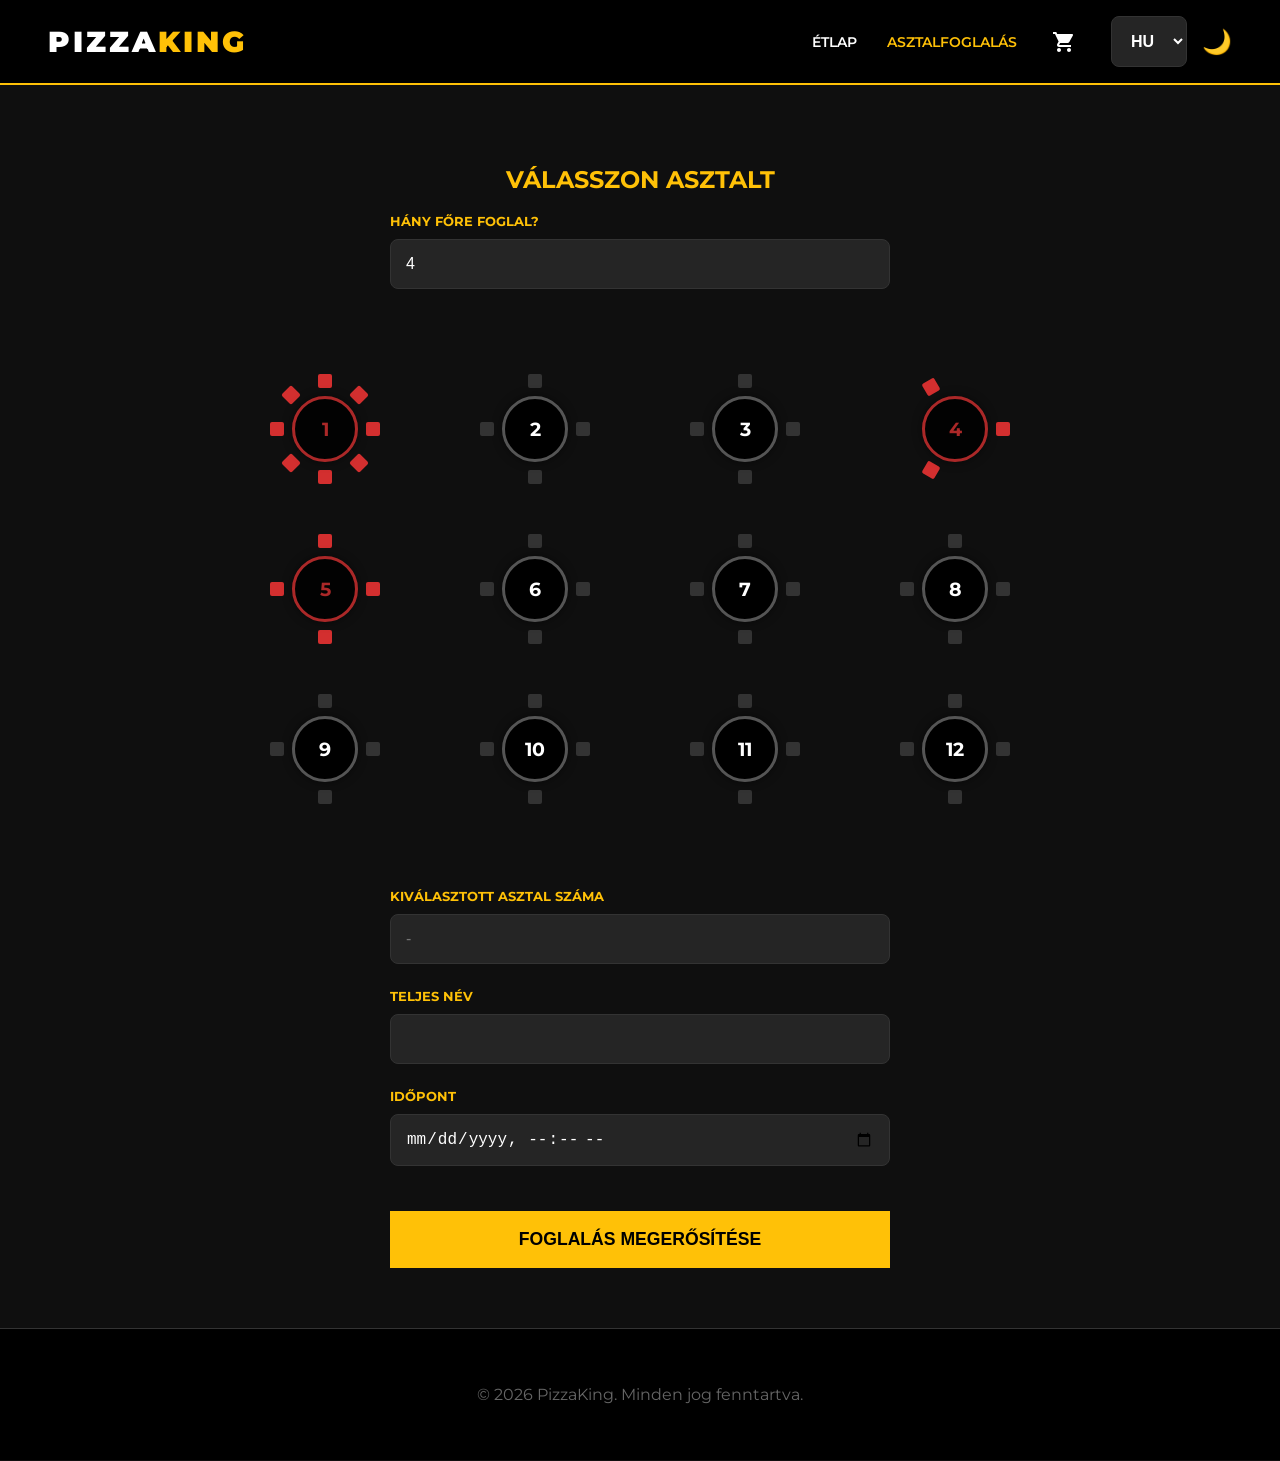
<file: html/foglalas.html>
<!DOCTYPE html>
<html lang="hu">

<head>
    <meta charset="UTF-8">
    <meta name="viewport" content="width=device-width, initial-scale=1.0">
    <title>Foglalás - PizzaKing</title>
    <link rel="stylesheet" href="../css/style.css">
    <link href="https://fonts.googleapis.com/css2?family=Montserrat:wght@400;600;900&display=swap" rel="stylesheet">
</head>

<body>

    <header>
        <div class="logo">PIZZA<span>KING</span></div>

        <button class="hamburger-menu" id="hamburgerGomb">
            <span></span>
            <span></span>
            <span></span>
        </button>

        <nav id="navMenu">
            <ul>
                <li><a href="index.html" data-lang="fooldal">Étlap</a></li>
                <li><a href="foglalas.html" data-lang="foglalas" style="color:var(--akcentus-szin)">Asztalfoglalás</a>
                </li>
                <li>
                    <button class="ikon-gomb" onclick="window.location.href='index.html'">
                        <svg class="kosar-ikon-svg" viewBox="0 0 24 24">
                            <path
                                d="M7 18c-1.1 0-1.99.9-1.99 2S5.9 22 7 22s2-.9 2-2-.9-2-2-2zM1 2v2h2l3.6 7.59-1.35 2.45c-.16.28-.25.61-.25.96 0 1.1.9 2 2 2h12v-2H7.42c-.14 0-.25-.11-.25-.25l.03-.12.9-1.63h7.45c.75 0 1.41-.41 1.75-1.03l3.58-6.49c.08-.14.12-.31.12-.48 0-.55-.45-1-1-1H5.21l-.94-2H1zm16 16c-1.1 0-1.99.9-1.99 2s.89 2 1.99 2 2-.9 2-2-.9-2-2-2z" />
                        </svg>
                    </button>
                </li>
            </ul>
            <div class="beallitasok mobile-beallitasok">
                <select id="nyelvValaszto">
                    <option value="hu">HU</option>
                    <option value="en">EN</option>
                    <option value="de">DE</option>
                </select>
                <button id="temaGomb" class="tema-gomb">🌙</button>
            </div>
        </nav>
    </header>

    <main class="kontener">
        <h2 style="text-align: center; color: var(--akcentus-szin); text-transform: uppercase;" data-lang="asztal_cim">
            Válasszon asztalt</h2>

        <div class="urlap-kontener" style="margin-bottom: 30px;">
            <div class="form-csoport">
                <label data-lang="vendegek_szama">Hány főre foglal?</label>
                <input type="number" id="vendegekSzamaInput" min="1" max="12" value="4" placeholder="Pl. 4">
            </div>
        </div>

        <div class="asztal-valaszto" id="asztalKontener">
            <div class="asztal-wrapper" id="wrap-1">
                <div class="asztal" data-id="1">1</div>
            </div>
            <div class="asztal-wrapper" id="wrap-2">
                <div class="asztal" data-id="2">2</div>
            </div>
            <div class="asztal-wrapper" id="wrap-3">
                <div class="asztal" data-id="3">3</div>
            </div>
            <div class="asztal-wrapper" id="wrap-4">
                <div class="asztal" data-id="4">4</div>
            </div>
            <div class="asztal-wrapper" id="wrap-5">
                <div class="asztal" data-id="5">5</div>
            </div>
            <div class="asztal-wrapper" id="wrap-6">
                <div class="asztal" data-id="6">6</div>
            </div>
            <div class="asztal-wrapper" id="wrap-7">
                <div class="asztal" data-id="7">7</div>
            </div>
            <div class="asztal-wrapper" id="wrap-8">
                <div class="asztal" data-id="8">8</div>
            </div>
            <div class="asztal-wrapper" id="wrap-9">
                <div class="asztal" data-id="9">9</div>
            </div>
            <div class="asztal-wrapper" id="wrap-10">
                <div class="asztal" data-id="10">10</div>
            </div>
            <div class="asztal-wrapper" id="wrap-11">
                <div class="asztal" data-id="11">11</div>
            </div>
            <div class="asztal-wrapper" id="wrap-12">
                <div class="asztal" data-id="12">12</div>
            </div>
        </div>

        <div class="urlap-kontener">
            <div class="form-csoport">
                <label data-lang="kivalasztott_asztal">Kiválasztott asztal száma</label>
                <input type="text" id="kivalasztottAsztalInput" readonly placeholder="-">
            </div>
            <div class="form-csoport">
                <label data-lang="nev">Teljes név</label>
                <input type="text" id="nevBemenet" required>
            </div>
            <div class="form-csoport">
                <label data-lang="datum">Időpont</label>
                <input type="datetime-local" required>
            </div>
            <button class="btn-primary" id="foglalasGomb" data-lang="foglalas_veglegesit">Foglalás megerősítése</button>
        </div>
    </main>

    <footer>
        <p>&copy; 2026 PizzaKing. Minden jog fenntartva.</p>
    </footer>

    <script src="../js/script.js"></script>
</body>

</html>
</file>
<file: css/style.css>
:root {
    --hatter-szin: #0f0f0f;
    --nav-hatter: #000000;
    --kartya-hatter: #1a1a1a;
    --szoveg-szin: #ffffff;
    --akcentus-szin: #ffc107;
    --akcentus-szoveg: #000000;
    --szegely-szin: #333333;
    --bemenet-hatter: #252525;
    --piros-szin: #ff4444;
    --foglalt-szin: #d32f2f;
}

.vilagos-tema {
    --hatter-szin: #f0f0f0;
    --nav-hatter: #ffffff;
    --kartya-hatter: #ffffff;
    --szoveg-szin: #1a1a1a;
    --akcentus-szin: #ffc107;
    --akcentus-szoveg: #000000;
    --szegely-szin: #dddddd;
    --bemenet-hatter: #e0e0e0;
    --piros-szin: #ff4444;
    --foglalt-szin: #ef5350;
}

body {
    margin: 0;
    padding: 0;
    font-family: 'Montserrat', sans-serif;
    background-color: var(--hatter-szin);
    color: var(--szoveg-szin);
    transition: background-color 0.3s, color 0.3s;
}

header {
    background-color: var(--nav-hatter);
    padding: 1rem 3rem;
    display: flex;
    justify-content: space-between;
    align-items: center;
    border-bottom: 2px solid var(--akcentus-szin);
    position: sticky;
    top: 0;
    z-index: 100;
}

.logo {
    font-size: 1.8rem;
    font-weight: 900;
    color: var(--szoveg-szin);
    text-transform: uppercase;
    letter-spacing: 3px;
}

.logo span {
    color: var(--akcentus-szin);
}

nav {
    display: flex;
    align-items: center;
    gap: 30px;
}

nav ul {
    list-style: none;
    display: flex;
    gap: 30px;
    margin: 0;
    padding: 0;
    align-items: center;
}

nav a {
    text-decoration: none;
    color: var(--szoveg-szin);
    font-weight: 600;
    text-transform: uppercase;
    font-size: 0.9rem;
    transition: color 0.2s;
}

nav a:hover {
    color: var(--akcentus-szin);
}

.hamburger-menu {
    display: none;
    flex-direction: column;
    justify-content: space-between;
    width: 30px;
    height: 21px;
    background: none;
    border: none;
    cursor: pointer;
    padding: 0;
    z-index: 101;
}

.hamburger-menu span {
    width: 100%;
    height: 3px;
    background-color: var(--szoveg-szin);
    transition: all 0.3s ease;
}

.hamburger-menu.aktiv span:nth-child(1) {
    transform: rotate(45deg) translate(5px, 5px);
}

.hamburger-menu.aktiv span:nth-child(2) {
    opacity: 0;
}

.hamburger-menu.aktiv span:nth-child(3) {
    transform: rotate(-45deg) translate(7px, -7px);
}

.kosar-ikon-svg {
    width: 24px;
    height: 24px;
    fill: var(--szoveg-szin);
    transition: fill 0.2s;
}

.ikon-gomb:hover .kosar-ikon-svg {
    fill: var(--akcentus-szin);
}

.ikon-gomb {
    background: none;
    border: none;
    cursor: pointer;
    position: relative;
    padding: 5px;
    display: flex;
    align-items: center;
}

.kosar-szamlalo {
    position: absolute;
    top: -5px;
    right: -8px;
    background-color: var(--akcentus-szin);
    color: var(--akcentus-szoveg);
    border-radius: 50%;
    width: 18px;
    height: 18px;
    font-size: 0.7rem;
    display: flex;
    justify-content: center;
    align-items: center;
    font-weight: bold;
}

.beallitasok {
    display: flex;
    gap: 15px;
    align-items: center;
}

select {
    padding: 8px 12px;
    border-radius: 5px;
    border: 1px solid var(--szegely-szin);
    background-color: var(--bemenet-hatter);
    color: var(--szoveg-szin);
    cursor: pointer;
    font-weight: bold;
}

.tema-gomb {
    background: none;
    border: none;
    cursor: pointer;
    font-size: 1.5rem;
    padding: 0;
    line-height: 1;
    transition: transform 0.3s;
}

.tema-gomb:hover {
    transform: scale(1.1);
}

.hero {
    height: 60vh;
    display: flex;
    flex-direction: column;
    justify-content: center;
    align-items: center;
    text-align: center;
    background: linear-gradient(rgba(0, 0, 0, 0.6), rgba(0, 0, 0, 0.6)), url('https://images.unsplash.com/photo-1565299624946-b28f40a0ae38?auto=format&fit=crop&w=1920&q=80');
    background-size: cover;
    background-position: center;
}

.hero h1 {
    font-size: 4rem;
    margin: 0;
    color: var(--akcentus-szin);
    text-transform: uppercase;
    letter-spacing: 5px;
    text-shadow: 2px 2px 10px rgba(0, 0, 0, 0.8);
    padding: 0 10px;
}

.hero p {
    font-size: 1.2rem;
    margin-top: 10px;
    color: #fff;
    max-width: 600px;
    padding: 0 10px;
}

.kontener {
    max-width: 1400px;
    margin: 0 auto;
    padding: 60px 20px;
}

.grid {
    display: grid;
    grid-template-columns: repeat(auto-fit, minmax(300px, 1fr));
    gap: 40px;
}

.kartya {
    background-color: var(--kartya-hatter);
    border-radius: 15px;
    overflow: hidden;
    border: 1px solid var(--szegely-szin);
    transition: transform 0.3s, box-shadow 0.3s;
}

.kartya:hover {
    transform: translateY(-5px);
    box-shadow: 0 10px 20px rgba(255, 193, 7, 0.1);
    border-color: var(--akcentus-szin);
}

.kartya img {
    width: 100%;
    height: 220px;
    object-fit: cover;
}

.kartya-tartalom {
    padding: 25px;
}

.kartya h3 {
    color: var(--akcentus-szin);
    margin: 0 0 10px 0;
    font-size: 1.3rem;
}

.ar-sor {
    display: flex;
    justify-content: space-between;
    align-items: center;
    margin-top: 20px;
}

.ar {
    font-size: 1.4rem;
    font-weight: bold;
}

.eredeti-ar {
    text-decoration: line-through;
    color: #888;
    font-size: 1rem;
    margin-right: 10px;
}

.akcios-ar {
    color: var(--piros-szin);
    font-size: 1.4rem;
    font-weight: bold;
}

.btn-kosar {
    background-color: var(--akcentus-szin);
    color: var(--akcentus-szoveg);
    border: none;
    padding: 10px 25px;
    font-weight: 800;
    text-transform: uppercase;
    border-radius: 5px;
    cursor: pointer;
}

.btn-kosar:hover {
    background-color: #ffca28;
    transform: scale(1.05);
}

.kosar-oldalsav {
    position: fixed;
    top: 0;
    right: -400px;
    width: 350px;
    height: 100%;
    background-color: var(--kartya-hatter);
    box-shadow: -5px 0 15px rgba(0, 0, 0, 0.5);
    z-index: 200;
    transition: right 0.3s ease-in-out;
    display: flex;
    flex-direction: column;
    border-left: 2px solid var(--akcentus-szin);
}

.kosar-nyitva {
    right: 0;
}

.kosar-fejlec {
    padding: 20px;
    background-color: var(--nav-hatter);
    display: flex;
    justify-content: space-between;
    align-items: center;
    border-bottom: 1px solid var(--szegely-szin);
}

.kosar-fejlec h2 {
    margin: 0;
    color: var(--akcentus-szin);
    font-size: 1.2rem;
    text-transform: uppercase;
}

#kosarBezar {
    color: var(--szoveg-szin);
    font-size: 2rem;
    background: none;
    border: none;
    cursor: pointer;
    padding: 0 10px;
    line-height: 1;
}

#kosarBezar:hover {
    color: var(--akcentus-szin);
}

.kosar-tartalom {
    flex: 1;
    overflow-y: auto;
    padding: 20px;
}

.kosar-elem {
    display: flex;
    justify-content: space-between;
    align-items: center;
    padding: 15px 0;
    border-bottom: 1px solid var(--szegely-szin);
}

.kosar-elem-info {
    flex: 1;
}

.kosar-elem-nev {
    font-weight: bold;
    display: block;
}

.kosar-elem-ar {
    color: var(--akcentus-szin);
    font-size: 0.9rem;
}

.torles-gomb {
    background: none;
    border: none;
    color: var(--piros-szin);
    cursor: pointer;
    font-size: 1.2rem;
    padding: 5px;
}

.kosar-lablec {
    padding: 20px;
    background-color: var(--nav-hatter);
    border-top: 1px solid var(--szegely-szin);
}

.vegosszeg-sor {
    display: flex;
    justify-content: space-between;
    font-size: 1.2rem;
    font-weight: bold;
    margin-bottom: 20px;
}

.asztal-valaszto {
    display: grid;
    grid-template-columns: repeat(4, 1fr);
    gap: 40px;
    max-width: 800px;
    margin: 40px auto;
    padding: 40px;
}

.asztal-wrapper {
    position: relative;
    width: 120px;
    height: 120px;
    margin: 0 auto;
    display: flex;
    justify-content: center;
    align-items: center;
}

.asztal {
    width: 60px;
    height: 60px;
    border-radius: 50%;
    background-color: #000000;
    border: 3px solid #555;
    display: flex;
    justify-content: center;
    align-items: center;
    font-weight: bold;
    font-size: 1.2rem;
    cursor: pointer;
    position: relative;
    z-index: 2;
    transition: all 0.3s;
    color: #fff;
    box-shadow: 0 0 10px rgba(0, 0, 0, 0.5);
}

.asztal:hover {
    border-color: var(--akcentus-szin);
}

.asztal.kivalasztva {
    border-color: var(--akcentus-szin);
    color: var(--akcentus-szin);
    box-shadow: 0 0 15px rgba(255, 193, 7, 0.4);
}

.asztal.foglalt {
    border-color: var(--foglalt-szin);
    color: var(--foglalt-szin);
    cursor: not-allowed;
    opacity: 0.8;
}

.asztal.foglalt:hover {
    box-shadow: none;
}

.szek {
    position: absolute;
    width: 14px;
    height: 14px;
    background-color: #333;
    border-radius: 2px;
    z-index: 1;
    transition: background-color 0.3s;
}

.asztal.kivalasztva~.szek {
    background-color: var(--akcentus-szin);
}

.asztal.foglalt~.szek {
    background-color: var(--foglalt-szin);
}

.urlap-kontener {
    max-width: 500px;
    margin: 0 auto;
}

.form-csoport {
    margin-bottom: 25px;
}

label {
    display: block;
    margin-bottom: 10px;
    color: var(--akcentus-szin);
    font-weight: bold;
    text-transform: uppercase;
    font-size: 0.8rem;
}

input,
select {
    width: 100%;
    padding: 15px;
    box-sizing: border-box;
    background-color: var(--bemenet-hatter);
    border: 1px solid var(--szegely-szin);
    color: var(--szoveg-szin);
    border-radius: 8px;
    font-size: 1rem;
}

input:focus {
    outline: none;
    border-color: var(--akcentus-szin);
}

.btn-primary {
    background-color: var(--akcentus-szin);
    color: var(--akcentus-szoveg);
    border: none;
    width: 100%;
    padding: 18px;
    font-size: 1.1rem;
    font-weight: 900;
    text-transform: uppercase;
    margin-top: 20px;
    cursor: pointer;
}

.modal-hatter {
    display: none;
    position: fixed;
    top: 0;
    left: 0;
    width: 100%;
    height: 100%;
    background-color: rgba(0, 0, 0, 0.9);
    z-index: 1000;
    justify-content: center;
    align-items: center;
}

.modal-tartalom {
    background-color: var(--nav-hatter);
    padding: 40px;
    border-radius: 15px;
    width: 90%;
    max-width: 450px;
    border: 1px solid var(--akcentus-szin);
    position: relative;
}

.bezar {
    position: absolute;
    top: 15px;
    right: 20px;
    font-size: 30px;
    cursor: pointer;
    color: var(--akcentus-szin);
}

footer {
    text-align: center;
    padding: 40px;
    background-color: var(--nav-hatter);
    border-top: 1px solid var(--szegely-szin);
    color: #666;
}

@media (max-width: 768px) {
    header {
        padding: 1rem 1.5rem;
    }

    .hamburger-menu {
        display: flex;
    }

    #navMenu {
        position: fixed;
        top: 60px;
        left: -100%;
        width: 100%;
        height: calc(100vh - 60px);
        background-color: var(--nav-hatter);
        flex-direction: column;
        justify-content: flex-start;
        align-items: center;
        padding-top: 40px;
        transition: left 0.3s ease;
        border-top: 1px solid var(--szegely-szin);
    }

    #navMenu.nyitva {
        left: 0;
    }

    nav ul {
        flex-direction: column;
        gap: 30px;
        font-size: 1.2rem;
    }

    .beallitasok {
        margin-top: 30px;
        flex-direction: row;
    }

    .asztal-valaszto {
        grid-template-columns: repeat(2, 1fr);
        gap: 20px;
        padding: 20px;
    }

    .asztal-wrapper {
        width: 100px;
        height: 100px;
    }

    .asztal {
        width: 50px;
        height: 50px;
        font-size: 1rem;
    }

    .hero h1 {
        font-size: 2.5rem;
    }

    .kosar-oldalsav {
        width: 100%;
        right: -100%;
    }
}
</file>
